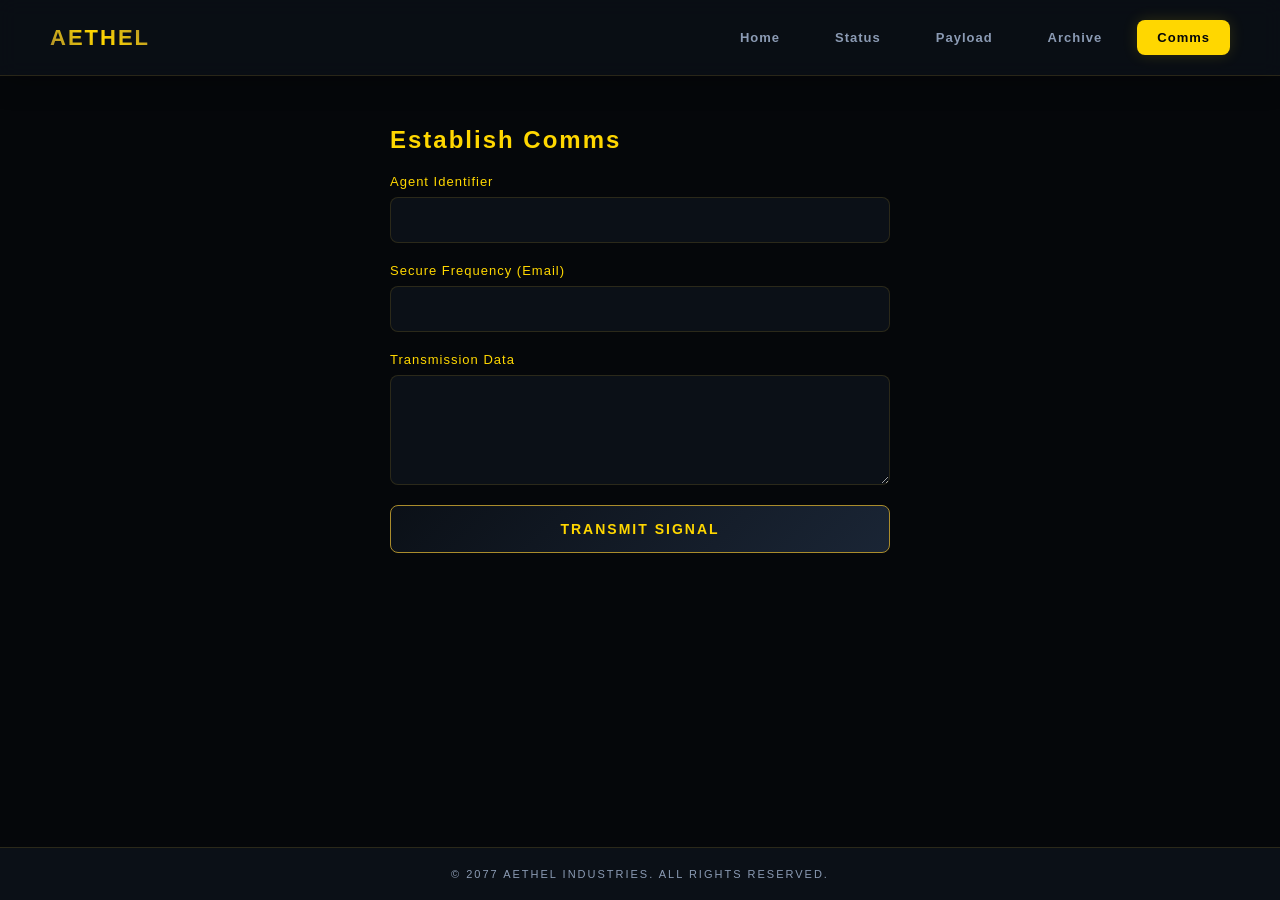
<file: contact.html>
<!DOCTYPE html>
<html lang="en">
<head>
    <meta charset="UTF-8">
    <meta name="viewport" content="width=device-width, initial-scale=1.0">
    <title>Aethel | Comms</title>
    <link rel="stylesheet" href="style.css">
    <style>
        .form-group { display: flex; flex-direction: column; gap: 8px; margin-bottom: 20px; }
        label { color: var(--gold-shine); font-size: 13px; letter-spacing: 1px; }
        input, textarea {
            background-color: var(--bg-card);
            border: 1px solid var(--border-subtle);
            padding: 14px;
            color: var(--text-bright);
            border-radius: var(--radius-sm);
            outline: none;
            font-family: inherit;
            font-size: 14px;
            transition: border-color var(--trans-fast);
        }
        input:focus, textarea:focus { border-color: var(--gold-shine); box-shadow: 0 0 10px var(--gold-glow); }
    </style>
</head>
<body>
    <nav>
        <a href="index.html" class="logo">AETHEL</a>
        <div class="nav-links">
            <a href="index.html">Home</a>
            <a href="dashboard.html">Status</a>
            <a href="services.html">Payload</a>
            <a href="gallery.html">Archive</a>
            <a href="contact.html" class="active">Comms</a>
        </div>
    </nav>

    <main class="page-container" style="max-width: 600px;">
        <h2>Establish Comms</h2>
        <form id="commsForm">
            <div class="form-group">
                <label for="agent">Agent Identifier</label>
                <input type="text" id="agent" required>
            </div>
            <div class="form-group">
                <label for="frequency">Secure Frequency (Email)</label>
                <input type="email" id="frequency" required>
            </div>
            <div class="form-group">
                <label for="transmission">Transmission Data</label>
                <textarea id="transmission" rows="5" required></textarea>
            </div>
            <button type="submit" class="stellar-btn" style="width: 100%;">Transmit Signal</button>
        </form>
    </main>

    <footer>
        &copy; 2077 AETHEL INDUSTRIES. ALL RIGHTS RESERVED.
    </footer>
    <script src="app.js"></script>
</body>
</html>
</file>
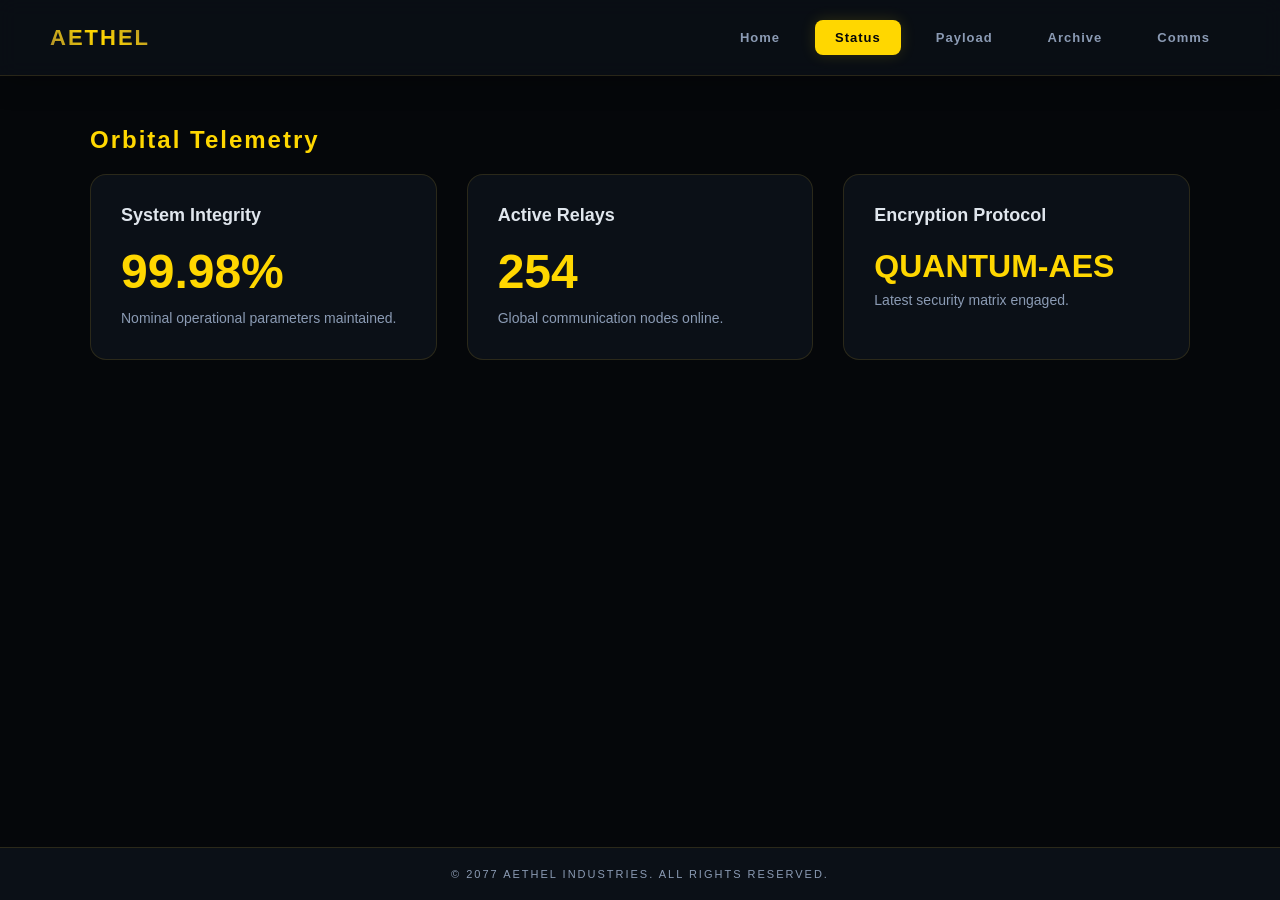
<file: dashboard.html>
<!DOCTYPE html>
<html lang="en">
<head>
    <meta charset="UTF-8">
    <meta name="viewport" content="width=device-width, initial-scale=1.0">
    <title>Aethel | System Status</title>
    <link rel="stylesheet" href="style.css">
</head>
<body>
    <nav>
        <a href="index.html" class="logo">AETHEL</a>
        <div class="nav-links">
            <a href="index.html">Home</a>
            <a href="dashboard.html" class="active">Status</a>
            <a href="services.html">Payload</a>
            <a href="gallery.html">Archive</a>
            <a href="contact.html">Comms</a>
        </div>
    </nav>

    <main class="page-container">
        <h2>Orbital Telemetry</h2>
        <div style="display: grid; grid-template-columns: repeat(auto-fit, minmax(300px, 1fr)); gap: 30px;">
            
            <article class="st-card">
                <h3>System Integrity</h3>
                <p style="font-size: 48px; color: var(--gold-shine); font-weight: bold;" id="stat1">99.98%</p>
                <p>Nominal operational parameters maintained.</p>
            </article>
            <article class="st-card">
                <h3>Active Relays</h3>
                <p style="font-size: 48px; color: var(--gold-shine); font-weight: bold;" id="stat2">254</p>
                <p>Global communication nodes online.</p>
            </article>
            <article class="st-card">
                <h3>Encryption Protocol</h3>
                <p style="font-size: 32px; color: var(--gold-shine); font-weight: bold; margin-top: 16px;" id="stat3">QUANTUM-AES</p>
                <p>Latest security matrix engaged.</p>
            </article>
        </div>
    </main>

    <footer>
        &copy; 2077 AETHEL INDUSTRIES. ALL RIGHTS RESERVED.
    </footer>
    <script src="app.js"></script>
</body>
</html>
</file>
<file: style.css>
:root {
    --bg-deep: #05070a;
    --bg-card: #0b1017;
    --bg-hover: #121b27;
    --gold-shine: #ffd700;
    --gold-accent: #aa8c2c;
    --gold-glow: rgba(255, 215, 0, 0.15);
    --text-dim: #8b9bb4;
    --text-bright: #e0e6ed;
    --border-subtle: rgba(170, 140, 44, 0.2);
    --radius-sm: 8px;
    --radius-lg: 16px;
    --trans-fast: 0.3s ease;
    --ease-bounce: cubic-bezier(0.175, 0.885, 0.32, 1.275);
}

* {
    margin: 0;
    padding: 0;
    box-sizing: border-box;
    font-family: 'Segoe UI', Roboto, Helvetica, Arial, sans-serif;
}

body {
    background-color: var(--bg-deep);
    color: var(--text-dim);
    min-height: 100vh;
    display: flex;
    flex-direction: column;
    overflow-x: hidden;
}

::-webkit-scrollbar { width: 8px; }
::-webkit-scrollbar-track { background: var(--bg-deep); }
::-webkit-scrollbar-thumb { background: var(--bg-card); border-radius: 4px; }
::-webkit-scrollbar-thumb:hover { background: var(--gold-accent); }

nav {
    background: rgba(11, 16, 23, 0.85);
    backdrop-filter: blur(10px);
    border-bottom: 1px solid var(--border-subtle);
    display: flex;
    justify-content: space-between;
    align-items: center;
    padding: 15px 30px;
    position: sticky;
    top: 0;
    z-index: 100;
    box-shadow: 0 4px 30px rgba(0, 0, 0, 0.3);
}

.logo {
    color: var(--gold-shine);
    font-size: 20px;
    font-weight: 900;
    letter-spacing: 2px;
    text-decoration: none;
    text-transform: uppercase;
    background: linear-gradient(45deg, var(--gold-accent), var(--gold-shine), var(--gold-accent));
    -webkit-background-clip: text;
    -webkit-text-fill-color: transparent;
    transition: transform var(--trans-fast);
}

.logo:hover {
    transform: scale(1.05);
}

.nav-links {
    display: flex;
    gap: 8px;
}

.nav-links a {
    color: var(--text-dim);
    text-decoration: none;
    font-size: 12px;
    font-weight: 600;
    letter-spacing: 1px;
    padding: 8px 12px;
    border-radius: var(--radius-sm);
    transition: all var(--trans-fast);
}

.nav-links a:hover {
    color: var(--gold-shine);
    background: rgba(255, 215, 0, 0.05);
    text-shadow: 0 0 8px rgba(255, 215, 0, 0.5);
}

.nav-links a.active {
    color: var(--bg-deep);
    background: var(--gold-shine);
    box-shadow: 0 0 15px var(--gold-glow);
}

footer {
    background-color: var(--bg-card);
    border-top: 1px solid var(--border-subtle);
    text-align: center;
    padding: 20px;
    font-size: 11px;
    color: var(--text-dim);
    letter-spacing: 2px;
    margin-top: auto;
}

.page-container {
    padding: 30px 20px;
    max-width: 1200px;
    margin: 0 auto;
    width: 100%;
    flex: 1;
    opacity: 0;
    animation: fadeIn 0.8s forwards;
}

@keyframes fadeIn {
    to { opacity: 1; }
}

h1, h2 {
    color: var(--gold-shine);
    font-weight: 700;
    letter-spacing: 2px;
    margin-bottom: 20px;
}

.stellar-btn {
    background: linear-gradient(135deg, var(--bg-card), #1a2535);
    color: var(--gold-shine);
    border: 1px solid var(--gold-accent);
    padding: 12px 30px;
    font-size: 13px;
    font-weight: bold;
    letter-spacing: 2px;
    border-radius: var(--radius-sm);
    cursor: pointer;
    transition: all var(--ease-bounce) 0.3s;
    text-transform: uppercase;
}

.stellar-btn:hover {
    background: var(--gold-shine);
    color: var(--bg-deep);
    box-shadow: 0 0 25px var(--gold-glow);
    transform: translateY(-3px);
}

.st-card {
    background-color: var(--bg-card);
    border: 1px solid var(--border-subtle);
    border-radius: var(--radius-lg);
    padding: 20px;
    transition: all var(--trans-fast);
    position: relative;
    overflow: hidden;
}

.st-card::before {
    content: '';
    position: absolute;
    top: -50%; left: -50%;
    width: 200%; height: 200%;
    background: radial-gradient(circle, rgba(255,215,0,0.1) 0%, transparent 60%);
    opacity: 0;
    transition: opacity 0.5s;
}

.st-card:hover {
    border-color: var(--gold-shine);
    transform: translateY(-3px);
    box-shadow: 0 10px 30px rgba(0,0,0,0.5);
}

.st-card:hover::before {
    opacity: 1;
}

.st-card h3 {
    color: var(--text-bright);
    margin-bottom: 10px;
    font-size: 16px;
}

.st-card p {
    font-size: 13px;
    line-height: 1.5;
    color: var(--text-dim);
}

@media (min-width: 768px) {
    nav {
        padding: 20px 50px;
    }
    
    .logo {
        font-size: 22px;
    }

    .nav-links {
        gap: 15px;
    }

    .nav-links a {
        font-size: 13px;
        padding: 10px 20px;
    }

    .page-container {
        padding: 50px;
    }

    .st-card {
        padding: 30px;
    }

    .st-card h3 {
        font-size: 18px;
    }

    .st-card p {
        font-size: 14px;
    }

    .stellar-btn {
        padding: 15px 40px;
        font-size: 14px;
    }
}

@media (max-width: 600px) {
    nav {
        flex-direction: column;
        gap: 12px;
        padding: 15px;
        text-align: center;
    }

    .nav-links {
        width: 100%;
        justify-content: center;
        flex-wrap: wrap;
        gap: 5px;
    }

    .nav-links a {
        padding: 6px 10px;
        font-size: 11px;
    }
}
</file>
